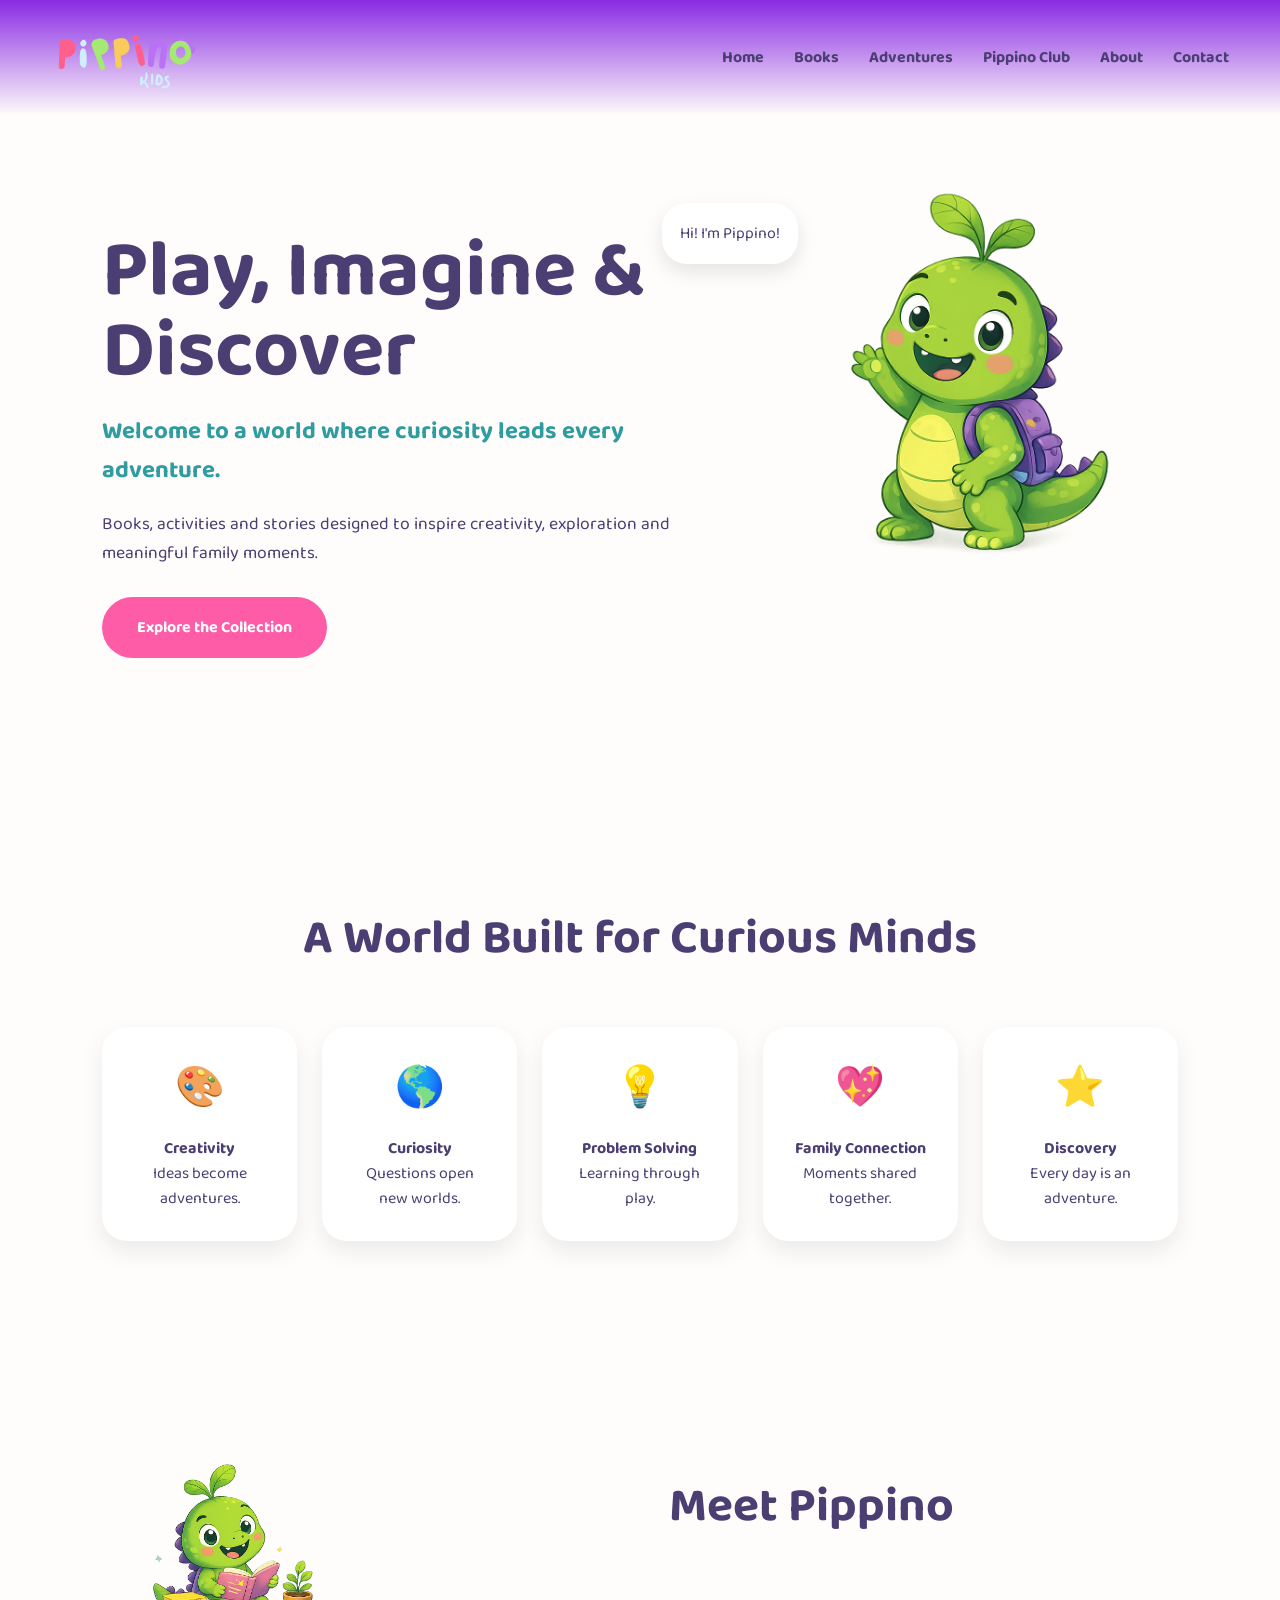
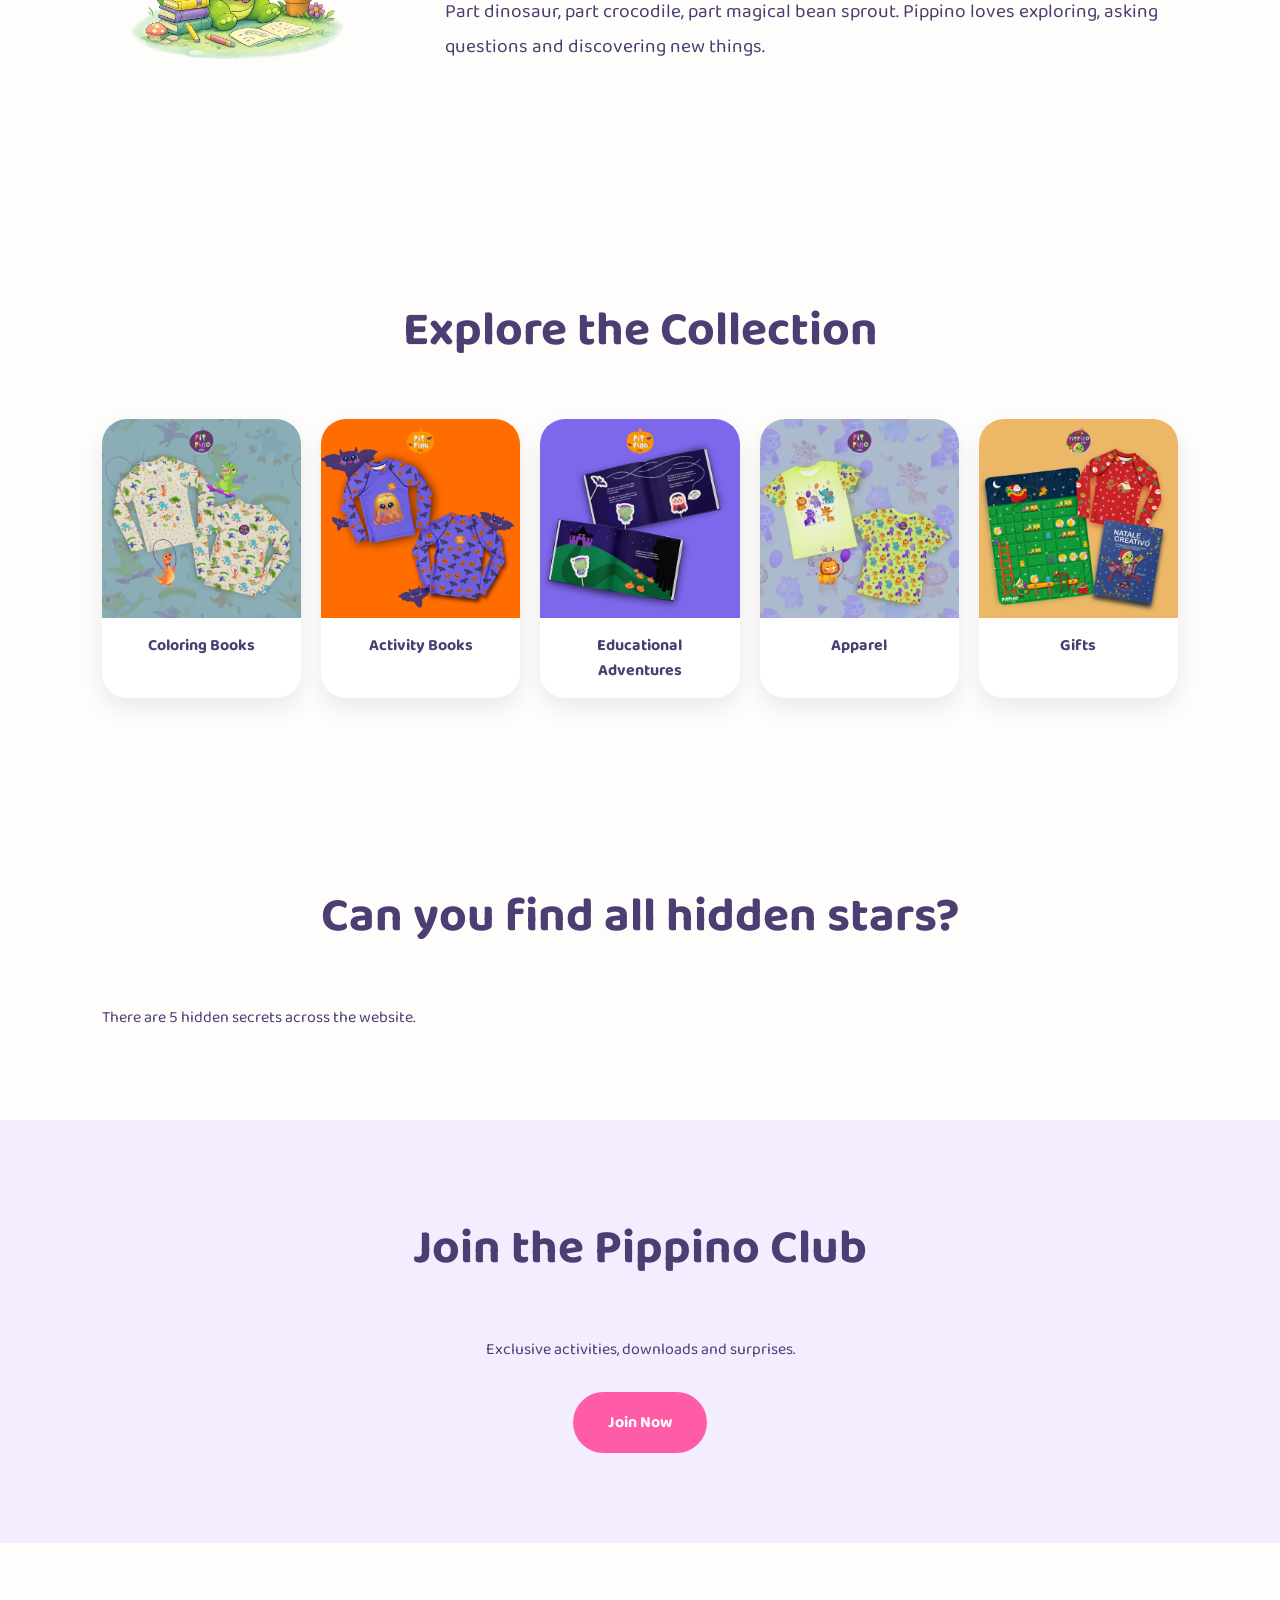
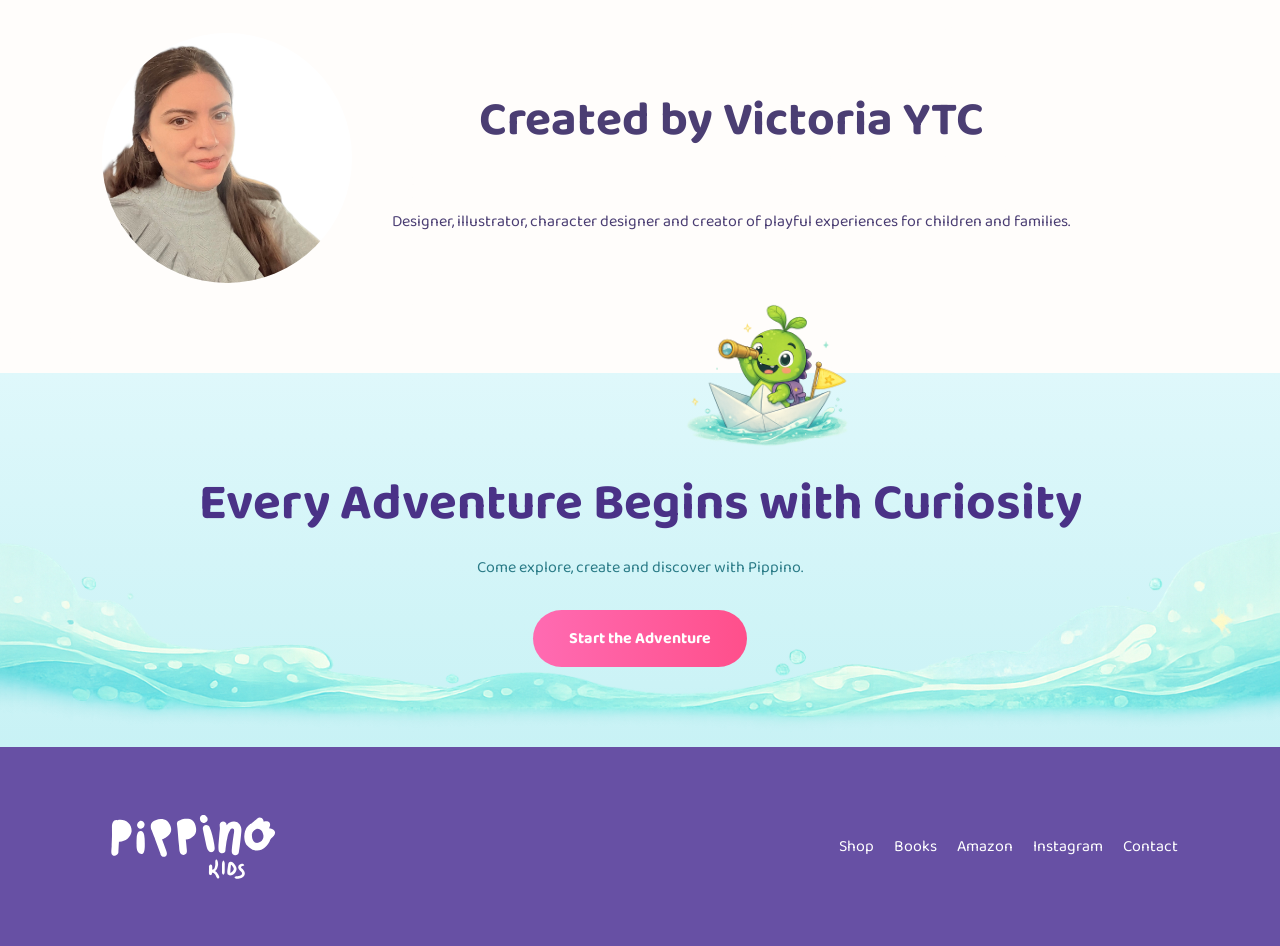
<file: index.html>
<!DOCTYPE html>
<html lang="en">

<head>

<meta charset="UTF-8">
<meta name="viewport" content="width=device-width, initial-scale=1.0">

<title>Pippino Kids | Play, Imagine & Discover</title>

<meta name="description"
content="Pippino Kids - Books, adventures and playful learning experiences for curious children.">

<link rel="stylesheet" href="css/style.css">

<link rel="preconnect" href="https://fonts.googleapis.com">
<link rel="preconnect" href="https://fonts.gstatic.com" crossorigin>

<link href="https://fonts.googleapis.com/css2?family=Baloo+2:wght@400;500;600;700;800&display=swap" rel="stylesheet">

</head>

<body>

<!-- STARS -->

<div id="stars-container"></div>

<!-- FLOATING CLOUDS -->

<img src="images/cloud-01.svg"
class="cloud cloud1"
alt="cloud">

<img src="images/cloud-02.svg"
class="cloud cloud2"
alt="cloud">

<img src="images/cloud-03.svg"
class="cloud cloud3"
alt="cloud">
    


<!-- HEADER -->

<header>
  <div class="logo">
    <img src="images/logo-pippino.svg" alt="Pippino Kids">
  </div>

  <button id="menu-toggle" class="menu-toggle" aria-label="Abrir menú">
    <span></span>
    <span></span>
    <span></span>
  </button>

  <nav id="main-nav">
    <a href="#home">Home</a>
    <a href="#books">Books</a>
    <a href="#adventures">Adventures</a>
    <a href="#club">Pippino Club</a>
    <a href="#about">About</a>
    <a href="#contact">Contact</a>
  </nav>
</header>
<!-- HERO -->

<section
id="home" class="hero hero-background">

<div class="hero-content">

<h1>

Play,
Imagine
&
Discover

</h1>

<h3>

Welcome to a world where
curiosity leads every adventure.

</h3>

<p>

Books, activities and stories
designed to inspire creativity,
exploration and meaningful family moments.

</p>

<a href="#books"
class="btn">

Explore the Collection

</a>

</div>

<div class="hero-character">

<div class="speech-bubble">

Hi!
I'm Pippino!

</div>

<div class="pippino-wrapper">

<img
src="images/pippino-main.png"
alt="Pippino"
class="hero-pippino">

<div class="pippino-eyes">


<!-- eyes <div class="eye"> <div class="eye"></div> </div> -->



</div>

</div>

</div>

</section>

<!-- VALUES -->

<section class="values">

<h2>

A World Built for Curious Minds

</h2>

<div class="value-grid">

<div class="value-card">

<div class="value-icon">🎨</div>

<h4>Creativity</h4>

<p>
Ideas become adventures.
</p>

</div>

<div class="value-card">

<div class="value-icon">🌎</div>

<h4>Curiosity</h4>

<p>
Questions open new worlds.
</p>

</div>

<div class="value-card">

<div class="value-icon">💡</div>

<h4>Problem Solving</h4>

<p>
Learning through play.
</p>

</div>

<div class="value-card">

<div class="value-icon">💖</div>

<h4>Family Connection</h4>

<p>
Moments shared together.
</p>

</div>

<div class="value-card">

<div class="value-icon">⭐</div>

<h4>Discovery</h4>

<p>
Every day is an adventure.
</p>

</div>

</div>

</section>

<!-- MEET PIPPINO -->

<section
id="adventures"
class="meet-pippino">

<div class="meet-image">

<img
src="images/pippino-reading.png"
alt="Pippino Reading">

</div>

<div class="meet-content">

<h2>

Meet Pippino

</h2>

<p>

Part dinosaur,
part crocodile,
part magical bean sprout.

Pippino loves exploring,
asking questions
and discovering new things.

</p>

</div>

</section>

<!-- BOOKS -->

<section
id="books"
class="books-section">

<h2>

Explore the Collection

</h2>

<div class="products">

<div class="product">

<img src="images/book-colorina.png">

<h4>Coloring Books</h4>

</div>

<div class="product">

<img src="images/book-activista.png">

<h4>Activity Books</h4>

</div>

<div class="product">

<img src="images/book-egypt.png">

<h4>Educational Adventures</h4>

</div>

<div class="product">

<img src="images/t-shirt.png">

<h4>Apparel</h4>

</div>

<div class="product">

<img src="images/gift-box.png">

<h4>Gifts</h4>

</div>

</div>

</section>

<!-- SECRET SECTION -->

<section class="secret-section">

<h2>

Can you find all hidden stars?

</h2>

<p>

There are 5 hidden secrets
across the website.

</p>

<div class="secret secret1"></div>

<div class="secret secret2"></div>

<div class="secret secret3"></div>

<div class="secret secret4"></div>

<div class="secret secret5"></div>

</section>

<!-- CLUB -->

<section
id="club"
class="club">

<h2>

Join the Pippino Club

</h2>

<p>

Exclusive activities,
downloads and surprises.

</p>

<a href="#"
class="btn">

Join Now

</a>

</section>

<!-- CREATOR -->

<section
id="about"
class="creator">

<img
src="images/victoria.jpg"
alt="Victoria YTC">

<div>

<h2>

Created by Victoria YTC

</h2>

<p>

Designer, illustrator,
character designer and creator of playful experiences for children and families.

</p>

</div>

</section>

<!-- FINAL CTA -->
<section class="final-cta">

    <img
        src="images/waves-bottom.png"
        class="waves-bottom"
        alt=""
    >

    <div class="final-cta__content">

        <h2>Every Adventure Begins with Curiosity</h2>

        <p>
            Come explore, create and discover with Pippino.
        </p>

        <a href="#" class="btn-primary">
            Start the Adventure
        </a>

    </div>

    <img
        src="images/pippino-boat.png"
        class="final-cta__character"
        alt="Pippino"
    >

</section>
    
<!-- FOOTER -->

<footer id="contact">

<div class="footer-logo">

<img
src="images/logo-pippino-white.svg"
alt="Pippino">

</div>

<div class="footer-links">

<a href="#">Shop</a>

<a href="#">Books</a>

<a href="#">Amazon</a>

<a href="#">Instagram</a>

<a href="#">Contact</a>

</div>

</footer>

<script src="js/script.js"></script>

</body>

</html>
</file>
<file: css/style.css>
/* =========================
RESET
========================= */

*{
    margin:0;
    padding:0;
    box-sizing:border-box;
}

html{
    scroll-behavior:smooth;
}

body{

    font-family:'Baloo 2',cursive;

    background:#fffdfb;

    color:#4b3e73;

    overflow-x:hidden;

    position:relative;

}

/* =========================
COLORS
========================= */

:root{

    --violet:#6750a4;

    --magenta:#ff5ca8;

    --cyan:#71d8e8;

    --green:#8fd68f;

    --yellow:#ffe89c;

    --dark:#4b3e73;

    --white:#ffffff;

}

/* =========================
STARS
========================= */

#stars-container{

    position:fixed;

    width:100%;

    height:100%;

    pointer-events:none;

    z-index:0;

}

.star{

position:fixed;

    width:18px;

    height:18px;

    pointer-events:none;

    animation:
    floatUp linear forwards;

}

@keyframes floatUp{

    from{

        transform:
        translateY(100vh);

        opacity:1;

    }

    to{

        transform:
        translateY(-100px);

        opacity:0;

    }

}

/* =========================
CLOUDS
========================= */

.cloud{

    position:absolute;
    width:300px;

    z-index:1;

    opacity:0.2;
        filter:
    drop-shadow(
    0 10px 15px
    rgba(0,0,0,.08)
    );

}

.cloud1{

    top:100px;
 width:300px;
    left:-300px;

    animation:
    cloudMove1 60s linear infinite;

}

.cloud2{

    top:300px;
 width:200px;
    left:-400px;

    animation:
    cloudMove2 80s linear infinite;

}

.cloud3{

    top:550px;
 width:250px;
    left:-350px;

    animation:
    cloudMove3 70s linear infinite;

}

@keyframes cloudMove1{

    from{
        transform:translateX(0);
    }

    to{
        transform:translateX(180vw);
    }

}

@keyframes cloudMove2{

    from{
        transform:translateX(0);
    }

    to{
        transform:translateX(200vw);
    }

}

@keyframes cloudMove3{

    from{
        transform:translateX(0);
    }

    to{
        transform:translateX(190vw);
    }

}

/* =========================
HEADER
========================= */

/* =========================
HEADER (Optimizado)
========================= */

header{
    background-image: linear-gradient(to bottom, rgba(138, 43, 226, 1) 0%, rgba(138, 43, 226, 0) 100%);
    text-decoration-color: white;
    justify-content: space-between;
    align-items: center;
    position: fixed;
    top: 0;
    left: 0;
    width: 100%;
    z-index: 999;
    display: flex;
    padding: 20px 4%; /* Usamos % para que sea más elástico */
}

.logo img{
    width: 150px; /* Un poco más pequeño para prevenir colisiones */
    max-width: 100%;
    display: block;
}

nav{
    display: flex;
    gap: 30px;
}

nav a{
    text-decoration: none;
    color: var(--dark);
    font-weight: 700;
    transition: .3s;
}

nav a:hover{
    color: var(--magenta);
}

/* Botón Hamburguesa oculto por defecto en Escritorio */
.menu-toggle {
    display: none;
    flex-direction: column;
    justify-content: space-between;
    width: 30px;
    height: 21px;
    background: transparent;
    border: none;
    cursor: pointer;
    z-index: 1000;
    padding: 0;
}

.menu-toggle span {
    width: 100%;
    height: 3px;
    background-color: var(--dark);
    border-radius: 10px;
    transition: all 0.3s linear;
}

/* Animación del botón cuando el menú está abierto */
.menu-toggle.open span:nth-child(1) {
    transform: rotate(45deg) translate(5px, 5px);
}
.menu-toggle.open span:nth-child(2) {
    opacity: 0;
}
.menu-toggle.open span:nth-child(3) {
    transform: rotate(-45deg) translate(7px, -8px);
}

/* =========================
CORRECCIÓN DE ZOOM / DESBORDE
========================= */
img {
    max-width: 100%; /* Evita que cualquier imagen rompa el ancho del dispositivo */
    height: auto;
}

/* Ajuste de nubes para que no estiren la pantalla a la derecha */
@keyframes cloudMove1{
    from{ transform:translateX(0); }
    to{ transform:translateX(100vw); }
}
@keyframes cloudMove2{
    from{ transform:translateX(0); }
    to{ transform:translateX(100vw); }
}
@keyframes cloudMove3{
    from{ transform:translateX(0); }
    to{ transform:translateX(100vw); }
}


/* =========================
HERO
========================= */
.hero {
    min-height: 90vh;
    display: flex;
    align-items: center;
    justify-content: space-between;
    padding: 60px 8%;
    position: relative;
    
    /* Forzamos el fondo con !important y probamos la ruta directa */
    background-image: url("../images/bg-header.png") !important;
    background-size: cover !important;
    background-position: center !important;
    background-repeat: no-repeat !important;
}

.hero-content{
    max-width: 600px;
    margin-top: 80px;
    z-index: 5;
}

.hero h1{
    font-size: 5rem;
    line-height: 1;
    margin-bottom: 20px;
}

.hero h3{
    color: #2f9ca0;
    font-size: 1.5rem;
    margin-bottom: 20px;
}

.hero p{
    font-size: 1.1rem;
    line-height: 1.6;
}
/* =========================
BUTTON
========================= */

.btn{

    display:inline-block;

    margin-top:30px;

    background:var(--magenta);

    color:white;

    text-decoration:none;

    padding:18px 35px;

    border-radius:50px;

    font-weight:700;

    transition:.3s;

}

.btn:hover{

    transform:
    translateY(-4px)
    scale(1.05);

}

/* =========================
PIPPINO
========================= */

.hero-character{

    position:relative;

}

.hero-pippino{

    width:500px;

    transition:.2s;
    animation:
    breathe 4s ease-in-out infinite;

}

.pippino-wrapper{

    position:relative;

}

.pippino-eyes{

    position:absolute;

    top:210px;

    left:180px;

    display:flex;

    gap:40px;

    transition:.1s;

}

.eye{

    width:16px;

    height:16px;

    border-radius:50%;

    background:black;

}

.blink{

    transform:scaleY(.1);

}

/* =========================
SPEECH BUBBLE
========================= */

.speech-bubble{

    position:absolute;

    top:40px;

    left:-40px;

    background:white;

    padding:18px;

    border-radius:25px;

    box-shadow:
    0 8px 20px rgba(0,0,0,.1);

    opacity:0;

    transition:.5s;

    z-index:20;

}

.visible{

    opacity:1;

}

/* =========================
SECTIONS
========================= */

section{

    padding:90px 8%;

    position:relative;

    z-index:2;

}

section h2{

    text-align:center;

    font-size:3rem;

    margin-bottom:50px;

}

/* =========================
VALUES
========================= */

.value-grid{

    display:grid;

    grid-template-columns:repeat(5,1fr);

    gap:25px;

}

.value-card{

    background:white;

    border-radius:25px;

    padding:30px;

    text-align:center;

    box-shadow:
    0 10px 25px rgba(0,0,0,.08);

    transition:.3s;

}

.value-card:hover{

    transform:
    translateY(-10px);

}

.value-icon{

    font-size:2.5rem;

    margin-bottom:15px;

}

/* =========================
MEET PIPPINO
========================= */

.meet-pippino{

    display:flex;

    align-items:center;

    gap:60px;

}

.meet-image img{

    width:400px;

}

.meet-content p{

    font-size:1.2rem;

    line-height:1.8;

}

/* =========================
PRODUCTS
========================= */

.products{

    display:grid;

    grid-template-columns:repeat(5,1fr);

    gap:20px;

}

.product{

    background:white;

    border-radius:25px;

    overflow:hidden;

    box-shadow:
    0 10px 25px rgba(0,0,0,.08);

    transition:.3s;

}

.product:hover{

    transform:
    translateY(-10px)
    rotate(-2deg);

}

.product img{

    width:100%;

    display:block;

}

.product h4{

    padding:15px;

    text-align:center;

}

/* =========================
SECRET STARS
========================= */

.secret{

    position:absolute;

    width:30px;

    height:30px;

    border-radius:50%;

    cursor:pointer;

    opacity:0;

}

.secret1{top:80px;left:10%;}
.secret2{top:250px;right:20%;}
.secret3{top:500px;left:30%;}
.secret4{bottom:150px;right:15%;}
.secret5{bottom:60px;left:60%;}

/* =========================
CLUB
========================= */

.club{

    background:#f4edff;

    text-align:center;

}

/* =========================
CREATOR
========================= */

.creator{

    display:flex;

    align-items:center;

    gap:40px;

}

.creator img{

    width:250px;

    height:250px;

    border-radius:50%;

    object-fit:cover;

}

/* =========================
FINAL CTA
========================= */

.final-cta{
    position: relative;
    overflow: visible;

    padding: 90px 20px 80px;

    background: linear-gradient(
        180deg,
        #dff8fb 0%,
        #c8f2f5 100%
    );

    text-align: center;   /* ← importante */
}
.waves-bottom{
    position: absolute;
    left: 0;
    bottom: 0px;

    width: 100%;
    height: auto;

    z-index: 1;
    pointer-events: none;
}

.final-cta__content{
    position: relative;
    z-index: 2;
}

.final-cta__character{
    position: absolute;
    right: 0  8%;
    top: -115px;
    width: 240px;

    z-index: 3;
}.final-cta h2{
    font-size: clamp(2rem, 4vw, 3.2rem);
    color: #4a3287;
    margin-bottom: 10px;
}

.final-cta p{
    color: #2a7b87;
    margin-bottom: 30px;
}
.btn-primary{
    display: inline-block;

    padding: 16px 36px;

    border-radius: 999px;

    background: linear-gradient(
        90deg,
        #ff6bb2,
        #ff4f8b
    );

    color: white;
    text-decoration: none;
    font-weight: 700;
}
@media (max-width:768px){

    .final-cta{
        padding-top: 150px;
    }

    .final-cta__character{
        left: 50%;
        right: auto;

        top: -90px;

        transform: translateX(-50%);

        width: 180px;
    }
}

/* =========================
FOOTER
========================= */

footer{

    background:var(--violet);

    color:white;

    padding:50px 8%;

    display:flex;

    justify-content:space-between;

    align-items:center;

}

.footer-logo img{

    width:180px;

}

.footer-links{

    display:flex;

    gap:20px;

}

.footer-links a{

    color:white;

    text-decoration:none;

}

/* =========================
SCROLL ANIMATION
========================= */

.value-card,
.product,
.meet-content,
.creator,
.club{

    opacity:0;

    transform:translateY(40px);

    transition:.8s;

}

.show{

    opacity:1;

    transform:translateY(0);

}

/* =========================
RESPONSIVE (Modificado para Menú Desplegable)
========================= */

@media(max-width:1000px){

    /* Activar botón hamburguesa */
    .menu-toggle {
        display: flex;
    }

    /* Transformar la navegación en menú desplegable móvil */
    nav {
        position: fixed;
        top: 0;
        right: -100%; /* Escondido a la derecha */
        width: 70%;  /* Ocupa el 70% del ancho del celular */
        height: 100vh;
        background-color: rgba(255, 253, 251, 0.98); /* Fondo sólido de tu color background */
        box-shadow: -5px 0 15px rgba(0,0,0,0.1);
        flex-direction: column;
        align-items: center;
        justify-content: center;
        gap: 25px;
        transition: 0.4s ease-in-out;
        z-index: 998;
    }

    /* Clase que activa el JavaScript para mostrar el menú */
    nav.open {
        right: 0;
    }

    /* Ajustes del contenido Hero en móvil */
    .hero,
    .meet-pippino,
    .creator{
        flex-direction:column;
        text-align:center;
        padding: 120px 5% 60px 5%; /* Más padding arriba para que no lo tape el header fijo */
    }

    .hero h1{
        font-size: 2.8rem;
    }

    .products, .value-grid{
        grid-template-columns: repeat(2,1fr);
    }

    /* Forzar a que los elementos grandes no rompan el layout del móvil */
    .hero-pippino, .meet-image img, .creator img {
        width: 100%;
        max-width: 300px;
        height: auto;
    }
}

@media(max-width: 480px) {
    .products, .value-grid{
        grid-template-columns: 1fr; /* 1 sola columna en celulares muy pequeños */
    }
    .hero h1{
        font-size: 2.2rem;
    }
}
</file>
